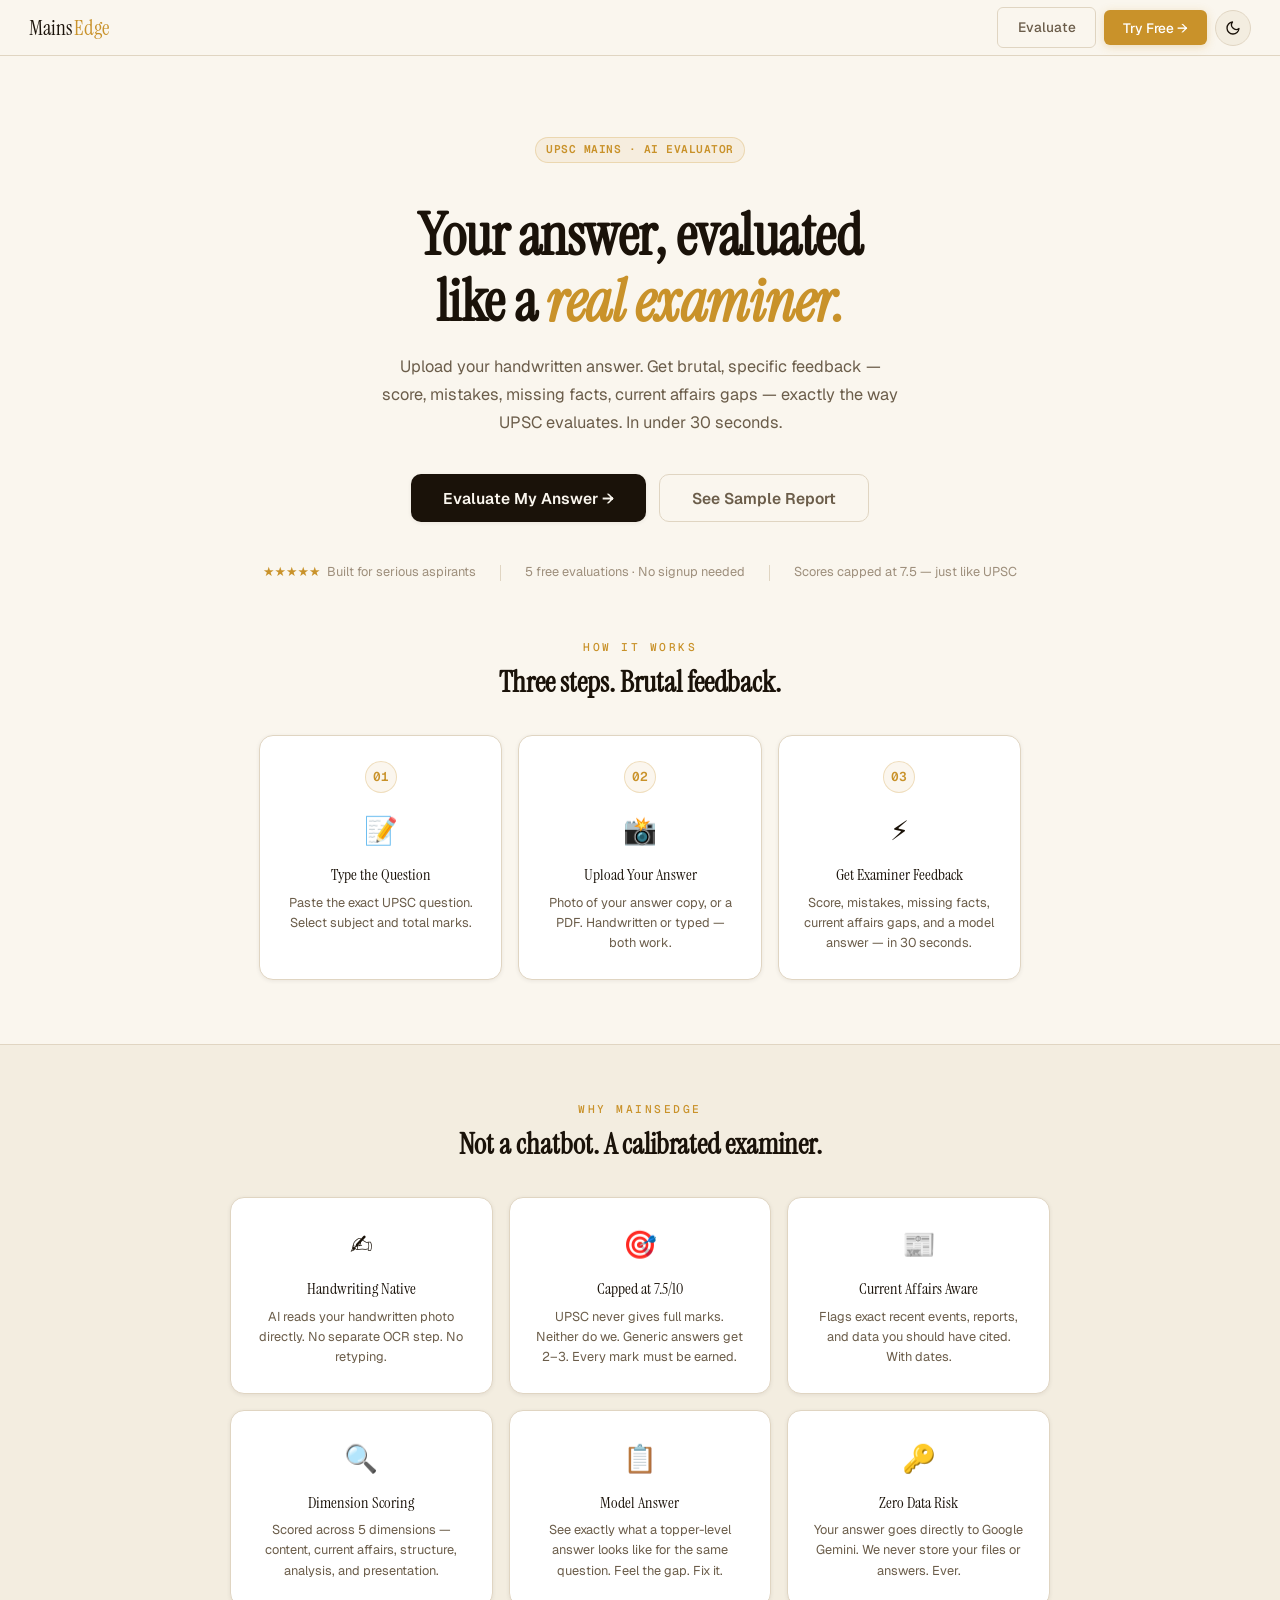
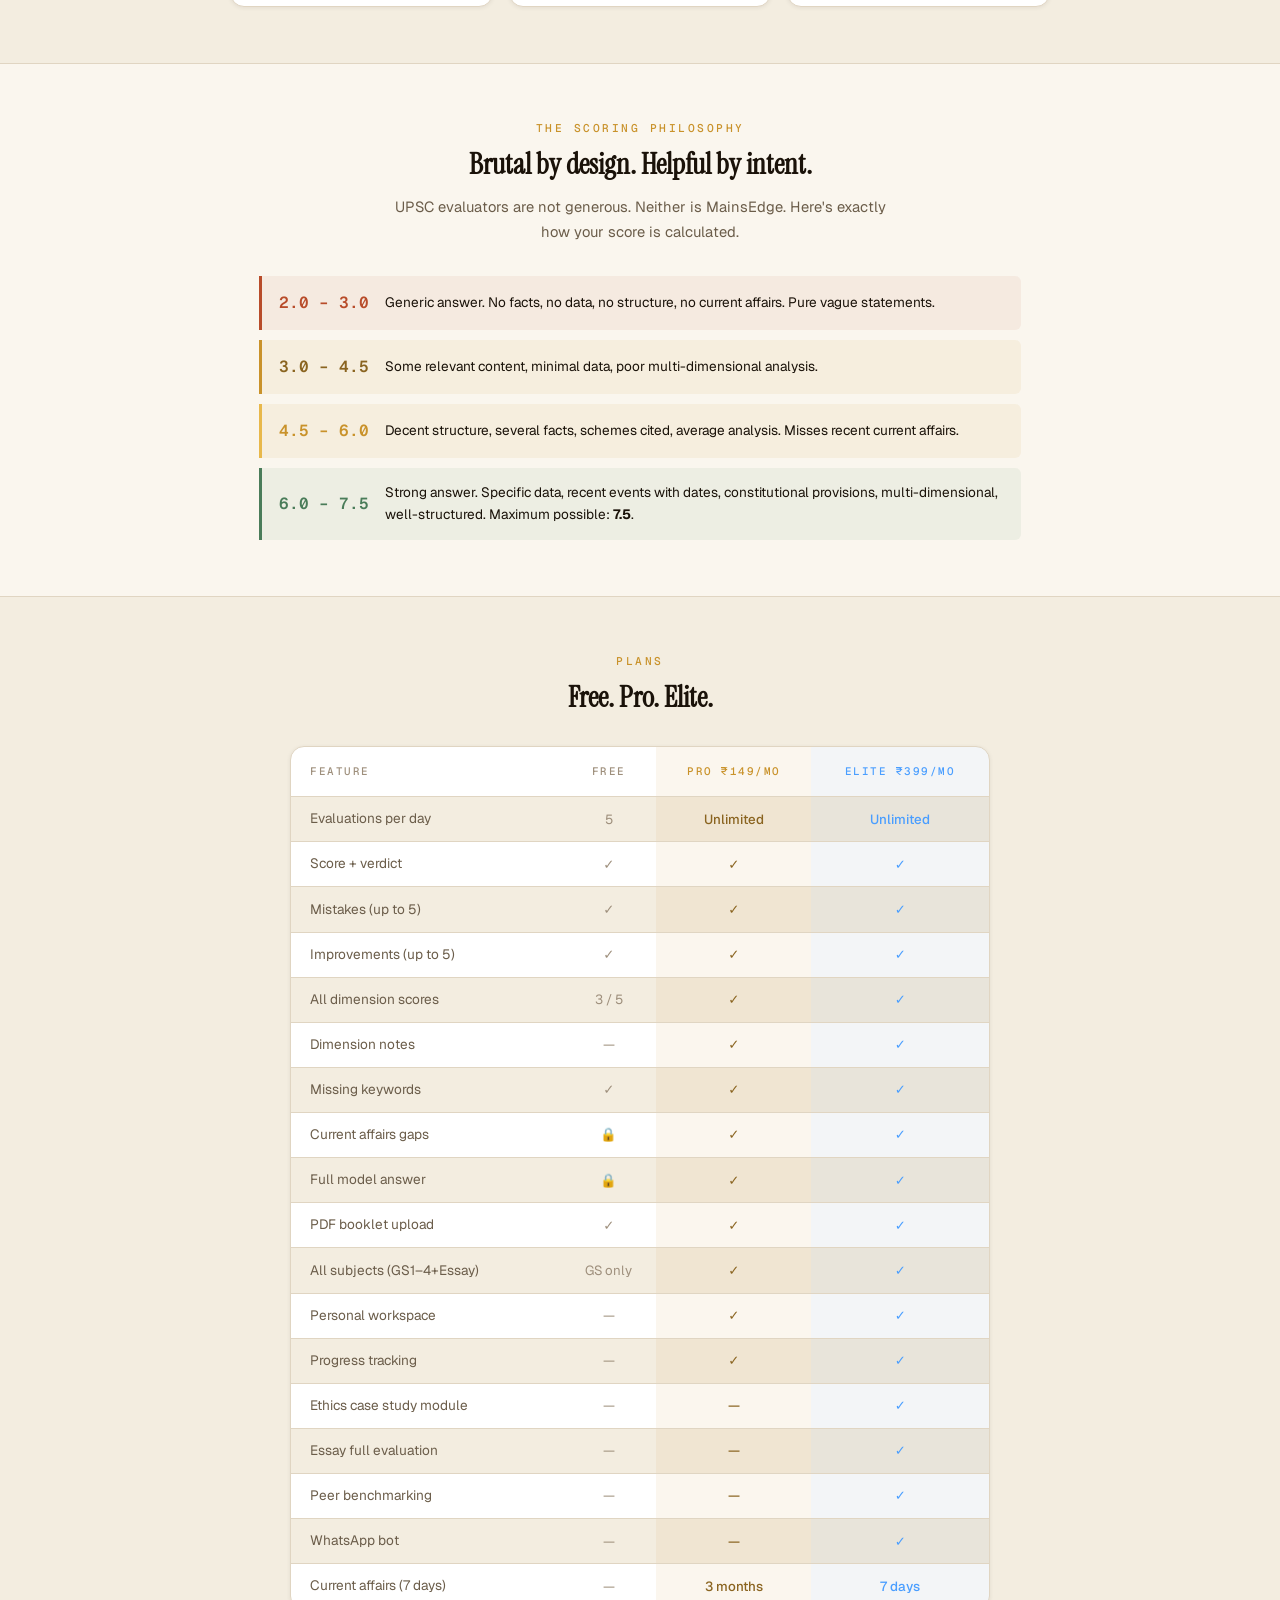
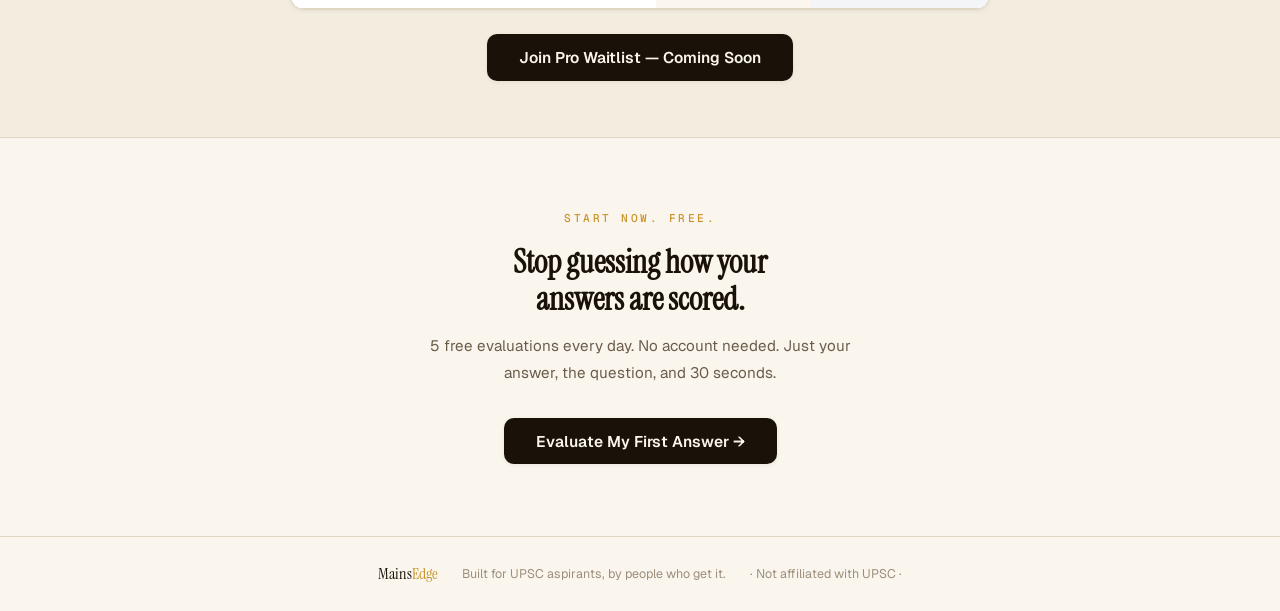
<file: index.html>
<!DOCTYPE html>
<html lang="en" data-theme="light">
<head>
  <meta charset="UTF-8" />
  <meta name="viewport" content="width=device-width, initial-scale=1.0"/>
  <title>MainsEdge — AI Answer Evaluator for UPSC Mains</title>
  <meta name="description" content="Upload your handwritten UPSC Mains answer and get brutal, examiner-calibrated feedback in seconds. Score, mistakes, current affairs gaps, model answers." />
  <link rel="stylesheet" href="css/style.css" />
</head>
<body>

  <!-- NAV -->
  <nav class="nav">
    <a href="index.html" class="nav-logo">Mains<span>Edge</span></a>
    <div class="nav-right">
      <a href="evaluate.html" class="btn btn-ghost" style="font-size:0.85rem;">Evaluate</a>
      <button class="btn btn-gold" onclick="window.location.href='evaluate.html'"
        style="font-size:0.85rem;">
        Try Free →
      </button>
      <button class="theme-toggle" title="Toggle theme" aria-label="Toggle theme"></button>
    </div>
  </nav>

  <!-- ── HERO ── -->
  <section class="hero">
    <div class="badge badge-gold" style="margin-bottom:1.3rem;">
      UPSC Mains · AI Evaluator
    </div>

    <h1 class="font-serif">
      Your answer, evaluated<br />
      like a <em>real examiner.</em>
    </h1>

    <p class="hero-sub">
      Upload your handwritten answer. Get brutal, specific feedback —
      score, mistakes, missing facts, current affairs gaps —
      exactly the way UPSC evaluates. In under 30 seconds.
    </p>

    <div class="hero-actions">
      <button class="btn btn-primary btn-lg"
        onclick="window.location.href='evaluate.html'">
        Evaluate My Answer →
      </button>
      <button class="btn btn-ghost btn-lg" id="see-sample-btn">
        See Sample Report
      </button>
    </div>

    <!-- Social proof strip -->
    <div style="margin-top:2.5rem; display:flex; align-items:center;
      justify-content:center; gap:1.5rem; flex-wrap:wrap;">
      <div style="display:flex; align-items:center; gap:0.4rem;
        font-size:0.8rem; color:var(--ink-muted);">
        <span style="color:var(--gold);">★★★★★</span>
        Built for serious aspirants
      </div>
      <div style="width:1px; height:16px; background:var(--border);"></div>
      <div style="font-size:0.8rem; color:var(--ink-muted);">
        5 free evaluations · No signup needed
      </div>
      <div style="width:1px; height:16px; background:var(--border);"></div>
      <div style="font-size:0.8rem; color:var(--ink-muted);">
        Scores capped at 7.5 — just like UPSC
      </div>
    </div>
  </section>

  <!-- ── HOW IT WORKS ── -->
  <section style="max-width:820px; margin:0 auto; padding:0 1.8rem 4rem;">
    <div style="text-align:center; margin-bottom:2.2rem;">
      <div class="eyebrow" style="margin-bottom:0.6rem;">How it works</div>
      <h2 class="font-serif" style="font-size:1.8rem;">Three steps. Brutal feedback.</h2>
    </div>

    <div style="display:grid; grid-template-columns:repeat(auto-fit,minmax(200px,1fr));
      gap:1rem;">
      <div class="card" style="text-align:center; position:relative;">
        <div style="width:32px; height:32px; border-radius:50%;
          background:var(--gold-bg); border:1px solid rgba(201,146,42,0.25);
          display:flex; align-items:center; justify-content:center;
          font-family:'Geist Mono',monospace; font-size:0.8rem;
          font-weight:600; color:var(--gold); margin:0 auto 1rem;">
          01
        </div>
        <div class="feature-icon">📝</div>
        <div class="feature-title">Type the Question</div>
        <p class="feature-desc" style="margin-top:0.3rem;">
          Paste the exact UPSC question. Select subject and total marks.
        </p>
      </div>

      <div class="card" style="text-align:center;">
        <div style="width:32px; height:32px; border-radius:50%;
          background:var(--gold-bg); border:1px solid rgba(201,146,42,0.25);
          display:flex; align-items:center; justify-content:center;
          font-family:'Geist Mono',monospace; font-size:0.8rem;
          font-weight:600; color:var(--gold); margin:0 auto 1rem;">
          02
        </div>
        <div class="feature-icon">📸</div>
        <div class="feature-title">Upload Your Answer</div>
        <p class="feature-desc" style="margin-top:0.3rem;">
          Photo of your answer copy, or a PDF. Handwritten or typed — both work.
        </p>
      </div>

      <div class="card" style="text-align:center;">
        <div style="width:32px; height:32px; border-radius:50%;
          background:var(--gold-bg); border:1px solid rgba(201,146,42,0.25);
          display:flex; align-items:center; justify-content:center;
          font-family:'Geist Mono',monospace; font-size:0.8rem;
          font-weight:600; color:var(--gold); margin:0 auto 1rem;">
          03
        </div>
        <div class="feature-icon">⚡</div>
        <div class="feature-title">Get Examiner Feedback</div>
        <p class="feature-desc" style="margin-top:0.3rem;">
          Score, mistakes, missing facts, current affairs gaps,
          and a model answer — in 30 seconds.
        </p>
      </div>
    </div>
  </section>

  <!-- ── FEATURES ── -->
  <section style="background:var(--bg-subtle); border-top:1px solid var(--border);
    border-bottom:1px solid var(--border); padding:3.5rem 1.8rem;">
    <div style="max-width:820px; margin:0 auto;">
      <div style="text-align:center; margin-bottom:2.2rem;">
        <div class="eyebrow" style="margin-bottom:0.6rem;">Why MainsEdge</div>
        <h2 class="font-serif" style="font-size:1.8rem;">
          Not a chatbot. A calibrated examiner.
        </h2>
      </div>

      <div class="features-grid" style="padding:0; max-width:100%;">
        <div class="card feature-card">
          <div class="feature-icon">✍️</div>
          <div class="feature-title">Handwriting Native</div>
          <p class="feature-desc">
            AI reads your handwritten photo directly.
            No separate OCR step. No retyping.
          </p>
        </div>
        <div class="card feature-card">
          <div class="feature-icon">🎯</div>
          <div class="feature-title">Capped at 7.5/10</div>
          <p class="feature-desc">
            UPSC never gives full marks. Neither do we.
            Generic answers get 2–3. Every mark must be earned.
          </p>
        </div>
        <div class="card feature-card">
          <div class="feature-icon">📰</div>
          <div class="feature-title">Current Affairs Aware</div>
          <p class="feature-desc">
            Flags exact recent events, reports, and data
            you should have cited. With dates.
          </p>
        </div>
        <div class="card feature-card">
          <div class="feature-icon">🔍</div>
          <div class="feature-title">Dimension Scoring</div>
          <p class="feature-desc">
            Scored across 5 dimensions — content, current affairs,
            structure, analysis, and presentation.
          </p>
        </div>
        <div class="card feature-card">
          <div class="feature-icon">📋</div>
          <div class="feature-title">Model Answer</div>
          <p class="feature-desc">
            See exactly what a topper-level answer looks like
            for the same question. Feel the gap. Fix it.
          </p>
        </div>
        <div class="card feature-card">
          <div class="feature-icon">🔑</div>
          <div class="feature-title">Zero Data Risk</div>
          <p class="feature-desc">
            Your answer goes directly to Google Gemini.
            We never store your files or answers. Ever.
          </p>
        </div>
      </div>
    </div>
  </section>

  <!-- ── SCORING EXPLAINER ── -->
  <section style="max-width:820px; margin:0 auto; padding:3.5rem 1.8rem;">
    <div style="text-align:center; margin-bottom:2rem;">
      <div class="eyebrow" style="margin-bottom:0.6rem;">The Scoring Philosophy</div>
      <h2 class="font-serif" style="font-size:1.8rem;">
        Brutal by design. Helpful by intent.
      </h2>
      <p style="color:var(--ink-dim); font-size:0.92rem; margin-top:0.8rem;
        max-width:520px; margin-left:auto; margin-right:auto; line-height:1.7;">
        UPSC evaluators are not generous. Neither is MainsEdge.
        Here's exactly how your score is calculated.
      </p>
    </div>

    <div style="display:flex; flex-direction:column; gap:0.6rem;">
      <!-- Score rows -->
      <div style="display:grid; grid-template-columns:90px 1fr;
        gap:1rem; align-items:center; padding:0.9rem 1.1rem;
        background:var(--rust-bg); border-left:3px solid var(--rust);
        border-radius:0 var(--radius-sm) var(--radius-sm) 0;">
        <div style="font-family:'Geist Mono',monospace; font-size:1rem;
          font-weight:600; color:var(--rust);">2.0 – 3.0</div>
        <div style="font-size:0.85rem; color:var(--ink);">
          Generic answer. No facts, no data, no structure, no current affairs.
          Pure vague statements.
        </div>
      </div>
      <div style="display:grid; grid-template-columns:90px 1fr;
        gap:1rem; align-items:center; padding:0.9rem 1.1rem;
        background:var(--gold-bg); border-left:3px solid var(--gold);
        border-radius:0 var(--radius-sm) var(--radius-sm) 0;">
        <div style="font-family:'Geist Mono',monospace; font-size:1rem;
          font-weight:600; color:var(--gold-dim);">3.0 – 4.5</div>
        <div style="font-size:0.85rem; color:var(--ink);">
          Some relevant content, minimal data, poor multi-dimensional analysis.
        </div>
      </div>
      <div style="display:grid; grid-template-columns:90px 1fr;
        gap:1rem; align-items:center; padding:0.9rem 1.1rem;
        background:var(--gold-bg); border-left:3px solid var(--gold-light);
        border-radius:0 var(--radius-sm) var(--radius-sm) 0;">
        <div style="font-family:'Geist Mono',monospace; font-size:1rem;
          font-weight:600; color:var(--gold);">4.5 – 6.0</div>
        <div style="font-size:0.85rem; color:var(--ink);">
          Decent structure, several facts, schemes cited, average analysis.
          Misses recent current affairs.
        </div>
      </div>
      <div style="display:grid; grid-template-columns:90px 1fr;
        gap:1rem; align-items:center; padding:0.9rem 1.1rem;
        background:var(--sage-bg); border-left:3px solid var(--sage);
        border-radius:0 var(--radius-sm) var(--radius-sm) 0;">
        <div style="font-family:'Geist Mono',monospace; font-size:1rem;
          font-weight:600; color:var(--sage);">6.0 – 7.5</div>
        <div style="font-size:0.85rem; color:var(--ink);">
          Strong answer. Specific data, recent events with dates,
          constitutional provisions, multi-dimensional, well-structured.
          Maximum possible: <strong>7.5</strong>.
        </div>
      </div>
    </div>
  </section>

  <!-- ── TIER COMPARISON ── -->
  <section style="background:var(--bg-subtle); border-top:1px solid var(--border);
    border-bottom:1px solid var(--border); padding:3.5rem 1.8rem;">
    <div style="max-width:700px; margin:0 auto;">
      <div style="text-align:center; margin-bottom:2rem;">
        <div class="eyebrow" style="margin-bottom:0.6rem;">Plans</div>
        <h2 class="font-serif" style="font-size:1.8rem;">Free. Pro. Elite.</h2>
      </div>

      <!-- Comparison table -->
      <div class="card" style="overflow-x:auto; padding:0;">
        <table style="width:100%; border-collapse:collapse; font-size:0.85rem;">
          <thead>
            <tr style="border-bottom:1px solid var(--border);">
              <th style="text-align:left; padding:1rem 1.2rem;
                font-family:'Geist Mono',monospace; font-size:0.68rem;
                letter-spacing:1.5px; text-transform:uppercase;
                color:var(--ink-muted); font-weight:500;">
                Feature
              </th>
              <th style="padding:1rem 0.8rem; text-align:center;
                font-family:'Geist Mono',monospace; font-size:0.68rem;
                letter-spacing:1.5px; text-transform:uppercase;
                color:var(--ink-muted); font-weight:500;">
                Free
              </th>
              <th style="padding:1rem 0.8rem; text-align:center;
                font-family:'Geist Mono',monospace; font-size:0.68rem;
                letter-spacing:1.5px; text-transform:uppercase;
                color:var(--gold); font-weight:500;
                background:var(--gold-bg);">
                Pro ₹149/mo
              </th>
              <th style="padding:1rem 0.8rem; text-align:center;
                font-family:'Geist Mono',monospace; font-size:0.68rem;
                letter-spacing:1.5px; text-transform:uppercase;
                color:var(--pro-accent); font-weight:500;
                background:var(--pro-bg);">
                Elite ₹399/mo
              </th>
            </tr>
          </thead>
          <tbody id="tier-table-body"></tbody>
        </table>
      </div>

      <div style="text-align:center; margin-top:1.5rem;">
        <button class="btn btn-primary btn-lg" id="cta-pro-btn">
          Join Pro Waitlist — Coming Soon
        </button>
      </div>
    </div>
  </section>

  <!-- ── FINAL CTA ── -->
  <section style="max-width:600px; margin:0 auto;
    padding:4.5rem 1.8rem; text-align:center;">
    <div class="eyebrow" style="margin-bottom:1rem;">Start now. Free.</div>
    <h2 class="font-serif" style="font-size:2rem; margin-bottom:1rem;">
      Stop guessing how your<br />answers are scored.
    </h2>
    <p style="color:var(--ink-dim); font-size:0.95rem; margin-bottom:2rem;
      line-height:1.72; max-width:440px; margin-left:auto; margin-right:auto;">
      5 free evaluations every day. No account needed.
      Just your answer, the question, and 30 seconds.
    </p>
    <button class="btn btn-primary btn-lg"
      onclick="window.location.href='evaluate.html'">
      Evaluate My First Answer →
    </button>
  </section>

  <!-- ── FOOTER ── -->
  <footer style="border-top:1px solid var(--border);
    padding:1.5rem 1.8rem; text-align:center;">
    <div style="display:flex; align-items:center; justify-content:center;
      gap:1.5rem; flex-wrap:wrap;">
      <span style="font-family:'Instrument Serif',serif; font-size:1rem;
        color:var(--ink);">
        Mains<span style="color:var(--gold);">Edge</span>
      </span>
      <span style="font-size:0.78rem; color:var(--ink-muted);">
        Built for UPSC aspirants, by people who get it.
      </span>
      <span style="font-size:0.78rem; color:var(--ink-muted);">
        · Not affiliated with UPSC ·
      </span>
    </div>
  </footer>

  <!-- ── UPGRADE MODAL ── -->
  <div class="modal-overlay" id="upgrade-modal" style="display:none;">
    <div class="modal-box">
      <div class="modal-icon">⚡</div>
      <div class="modal-title font-serif">MainsEdge Pro — Coming Soon</div>
      <div class="modal-body">
        Pro tier is under development. Join the waitlist and get
        <strong>3 months free</strong> when we launch.
        You'll be the first to know.
      </div>
      <div class="modal-actions">
        <button class="btn btn-gold" id="modal-waitlist-btn">Join Waitlist</button>
        <button class="btn btn-ghost" id="modal-close-btn">Close</button>
      </div>
    </div>
  </div>

  <!-- SCRIPTS -->
  <script src="js/theme.js"></script>
  <script>

    // ── TIER TABLE DATA ──
    const TIER_ROWS = [
      { feature: 'Evaluations per day',      free: '5',    pro: 'Unlimited', elite: 'Unlimited' },
      { feature: 'Score + verdict',           free: '✓',    pro: '✓',         elite: '✓' },
      { feature: 'Mistakes (up to 5)',        free: '✓',    pro: '✓',         elite: '✓' },
      { feature: 'Improvements (up to 5)',    free: '✓',    pro: '✓',         elite: '✓' },
      { feature: 'All dimension scores',      free: '3 / 5', pro: '✓',        elite: '✓' },
      { feature: 'Dimension notes',           free: '—',    pro: '✓',         elite: '✓' },
      { feature: 'Missing keywords',          free: '✓',    pro: '✓',         elite: '✓' },
      { feature: 'Current affairs gaps',      free: '🔒',   pro: '✓',         elite: '✓' },
      { feature: 'Full model answer',         free: '🔒',   pro: '✓',         elite: '✓' },
      { feature: 'PDF booklet upload',        free: '✓',    pro: '✓',         elite: '✓' },
      { feature: 'All subjects (GS1–4+Essay)',free: 'GS only', pro: '✓',      elite: '✓' },
      { feature: 'Personal workspace',        free: '—',    pro: '✓',         elite: '✓' },
      { feature: 'Progress tracking',         free: '—',    pro: '✓',         elite: '✓' },
      { feature: 'Ethics case study module',  free: '—',    pro: '—',         elite: '✓' },
      { feature: 'Essay full evaluation',     free: '—',    pro: '—',         elite: '✓' },
      { feature: 'Peer benchmarking',         free: '—',    pro: '—',         elite: '✓' },
      { feature: 'WhatsApp bot',              free: '—',    pro: '—',         elite: '✓' },
      { feature: 'Current affairs (7 days)',  free: '—',    pro: '3 months',  elite: '7 days' },
    ];

    const tbody = document.getElementById('tier-table-body');
    if (tbody) {
      TIER_ROWS.forEach((row, i) => {
        const tr = document.createElement('tr');
        tr.style.borderBottom = '1px solid var(--border)';
        if (i % 2 === 0) tr.style.background = 'var(--bg-subtle)';
        tr.innerHTML = `
          <td style="padding:0.7rem 1.2rem; color:var(--ink-dim);">${row.feature}</td>
          <td style="padding:0.7rem 0.8rem; text-align:center;
            color:var(--ink-muted); font-size:0.83rem;">${row.free}</td>
          <td style="padding:0.7rem 0.8rem; text-align:center;
            font-size:0.83rem; color:var(--gold-dim);
            background:var(--gold-bg); font-weight:500;">${row.pro}</td>
          <td style="padding:0.7rem 0.8rem; text-align:center;
            font-size:0.83rem; color:var(--pro-accent);
            background:var(--pro-bg); font-weight:500;">${row.elite}</td>
        `;
        tbody.appendChild(tr);
      });
    }

    // ── UPGRADE MODAL ──
    function showUpgradeModal() { document.getElementById('upgrade-modal').style.display = 'flex'; }
    function hideUpgradeModal() { document.getElementById('upgrade-modal').style.display = 'none'; }

    document.getElementById('see-sample-btn')?.addEventListener('click', () => {
      window.location.href = 'evaluate.html';
    });
    document.getElementById('cta-pro-btn')?.addEventListener('click', showUpgradeModal);
    document.getElementById('modal-close-btn')?.addEventListener('click', hideUpgradeModal);
    document.getElementById('modal-waitlist-btn')?.addEventListener('click', hideUpgradeModal);
    document.getElementById('upgrade-modal')?.addEventListener('click', function(e) {
      if (e.target === this) hideUpgradeModal();
    });

  </script>
</body>
</html>
</file>
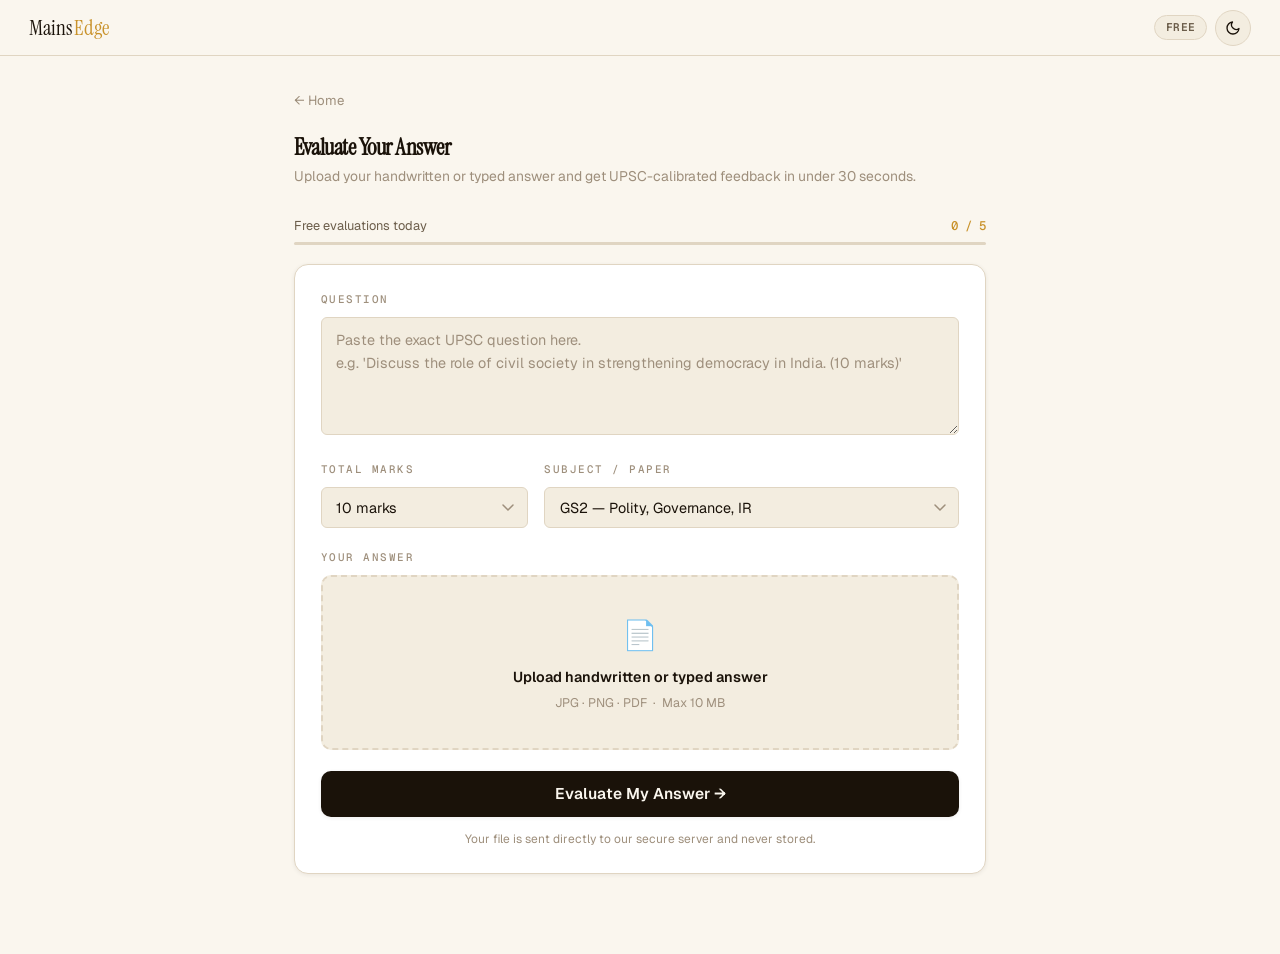
<file: evaluate.html>
<!DOCTYPE html>
<html lang="en" data-theme="light">
<head>
  <meta charset="UTF-8" />
  <meta name="viewport" content="width=device-width, initial-scale=1.0"/>
  <title>Evaluate Answer — MainsEdge</title>
  <link rel="stylesheet" href="css/style.css" />
</head>
<body>

  <!-- NAV -->
  <nav class="nav">
    <a href="index.html" class="nav-logo">Mains<span>Edge</span></a>
    <div class="nav-right">
      <span class="badge badge-free" id="tier-badge">FREE</span>
      <button class="theme-toggle" title="Toggle theme" aria-label="Toggle theme"></button>
    </div>
  </nav>

  <!-- PAGE -->
  <div class="page">
    <a href="index.html" class="back-link">← Home</a>
    <h1 class="page-title font-serif">Evaluate Your Answer</h1>
    <p class="page-sub">
      Upload your handwritten or typed answer and get UPSC-calibrated
      feedback in under 30 seconds.
    </p>

    <!-- USAGE BAR -->
    <div id="usage-bar-wrap"></div>

    <!-- ── FORM CARD ── -->
    <div class="card" id="form-card">

      <!-- Question -->
      <div style="margin-bottom:1.2rem;">
        <label class="label" for="question-input">Question</label>
        <textarea
          class="textarea"
          id="question-input"
          placeholder="Paste the exact UPSC question here.&#10;e.g. 'Discuss the role of civil society in strengthening democracy in India. (10 marks)'"
          rows="4"
        ></textarea>
      </div>

      <!-- Marks + Subject Row -->
      <div style="display:flex; gap:1rem; flex-wrap:wrap; margin-bottom:1.3rem;">
        <div style="flex:1; min-width:130px;">
          <label class="label" for="marks-select">Total Marks</label>
          <select class="select" id="marks-select">
            <option value="5">5 marks</option>
            <option value="10" selected>10 marks</option>
            <option value="12.5">12.5 marks</option>
            <option value="15">15 marks</option>
            <option value="20">20 marks</option>
            <option value="25">25 marks</option>
          </select>
        </div>
        <div style="flex:2; min-width:160px;">
          <label class="label" for="subject-select">Subject / Paper</label>
          <select class="select" id="subject-select">
            <option value="GS1">GS1 — History, Geography, Society</option>
            <option value="GS2" selected>GS2 — Polity, Governance, IR</option>
            <option value="GS3">GS3 — Economy, Environment, Tech</option>
            <option value="GS4">GS4 — Ethics, Integrity, Aptitude</option>
            <option value="Essay">Essay</option>
          </select>
        </div>
      </div>

      <!-- Upload -->
      <div style="margin-bottom:1.3rem;">
        <label class="label">Your Answer</label>

        <!-- Drop zone -->
        <div class="upload-zone" id="upload-zone">
          <input
            type="file"
            id="file-input"
            accept="image/*,.pdf"
            aria-label="Upload your answer"
          />
          <div class="upload-icon">📄</div>
          <div class="upload-title">Upload handwritten or typed answer</div>
          <div class="upload-sub">JPG · PNG · PDF &nbsp;·&nbsp; Max 10 MB</div>
        </div>

        <!-- Preview -->
        <div class="upload-preview" id="upload-preview" style="display:none;">
          <span id="preview-icon" style="font-size:1.5rem;">🖼️</span>
          <div class="upload-preview-info">
            <div class="upload-preview-name" id="preview-name"></div>
            <div class="upload-preview-size" id="preview-size"></div>
          </div>
          <button class="remove-btn" id="remove-file-btn" aria-label="Remove file">✕</button>
        </div>
      </div>

      <!-- Error -->
      <div class="error-box" id="error-box" style="display:none;"></div>

      <!-- Submit -->
      <button class="btn btn-primary btn-full btn-lg" id="submit-btn">
        Evaluate My Answer →
      </button>

      <p style="font-size:0.75rem; color:var(--ink-muted);
        text-align:center; margin-top:0.8rem; line-height:1.5;">
        Your file is sent directly to our secure server and never stored.
      </p>
    </div>

    <!-- ── LOADING CARD ── -->
    <div class="card loading-card" id="loading-card" style="display:none;">
      <div class="spinner"></div>
      <div class="loading-title">Evaluating your answer…</div>
      <div id="loading-steps"></div>
    </div>

  </div>

  <!-- ── DAILY LIMIT MODAL ── -->
  <div class="modal-overlay" id="limit-modal" style="display:none;">
    <div class="modal-box">
      <div class="modal-icon">⏱️</div>
      <div class="modal-title font-serif">Daily Limit Reached</div>
      <div class="modal-body">
        You've used all <strong>5 free evaluations</strong> for today.
        Upgrade to Pro for unlimited evaluations, full model answers,
        and current affairs analysis.
      </div>
      <div class="modal-actions">
        <button class="btn btn-gold" id="limit-upgrade-btn">Upgrade to Pro</button>
        <button class="btn btn-ghost" id="limit-close-btn">Come back tomorrow</button>
      </div>
    </div>
  </div>

  <!-- ── UPGRADE MODAL ── -->
  <div class="modal-overlay" id="upgrade-modal" style="display:none;">
    <div class="modal-box">
      <div class="modal-icon">⚡</div>
      <div class="modal-title font-serif">MainsEdge Pro — Coming Soon</div>
      <div class="modal-body">
        Pro tier is under development. Join the waitlist and get
        <strong>3 months free</strong> when we launch.
      </div>
      <div class="modal-actions">
        <button class="btn btn-gold" id="upgrade-waitlist-btn">Join Waitlist</button>
        <button class="btn btn-ghost" id="upgrade-close-btn">Close</button>
      </div>
    </div>
  </div>

  <!-- SCRIPTS -->
  <script src="js/theme.js"></script>
  <script src="js/tier.js"></script>
  <script src="js/evaluator.js"></script>
  <script>

    // ── CONSTANTS ──
    const RESULT_KEY      = 'mainsedge_last_result';
    const RESULT_META_KEY = 'mainsedge_last_meta';

    // ── STATE ──
    let selectedFile = null;

    // ── INIT UI ──
    Tier.renderUsageBar();
    Tier.updateSubmitBtn();

    // ── HELPERS ──
    function el(id)         { return document.getElementById(id); }
    function show(id)       { const e = el(id); if (e) e.style.display = ''; }
    function hide(id)       { const e = el(id); if (e) e.style.display = 'none'; }
    function showError(msg) { const e = el('error-box'); if (e) { e.textContent = msg; e.style.display = ''; } }
    function hideError()    { hide('error-box'); }

    function showUpgradeModal() { el('upgrade-modal').style.display = 'flex'; }
    function hideUpgradeModal() { el('upgrade-modal').style.display = 'none'; }
    function showLimitModal()   { el('limit-modal').style.display   = 'flex'; }
    function hideLimitModal()   { el('limit-modal').style.display   = 'none'; }

    // ── FILE HANDLING ──
    function setFile(file) {
      if (!file) return;
      selectedFile = file;
      hide('upload-zone');
      show('upload-preview');
      el('preview-icon').textContent = file.type.includes('pdf') ? '📑' : '🖼️';
      el('preview-name').textContent = file.name;
      el('preview-size').textContent = (file.size / 1024).toFixed(0) + ' KB';
      hideError();
    }

    function clearFile() {
      selectedFile = null;
      show('upload-zone');
      hide('upload-preview');
      el('file-input').value = '';
    }

    el('file-input')?.addEventListener('change', e => {
      if (e.target.files?.[0]) setFile(e.target.files[0]);
    });

    el('remove-file-btn')?.addEventListener('click', clearFile);

    // Drag and drop
    const zone = el('upload-zone');
    zone?.addEventListener('dragover',  e => { e.preventDefault(); zone.classList.add('dragover'); });
    zone?.addEventListener('dragleave', () => zone.classList.remove('dragover'));
    zone?.addEventListener('drop', e => {
      e.preventDefault();
      zone.classList.remove('dragover');
      const f = e.dataTransfer.files?.[0];
      if (f) setFile(f);
    });

    // ── LOADING STEPS ──
    let stepInterval = null;
    const STEPS = [
      'Reading document…',
      'Extracting handwritten content…',
      'Cross-referencing UPSC rubric…',
      'Checking current affairs relevance…',
      'Computing dimension scores…',
      'Generating detailed feedback…'
    ];

    function showLoading() {
      hide('form-card');
      show('loading-card');
      const container = el('loading-steps');
      if (!container) return;
      container.innerHTML = '';
      let current = 0;

      // Show first step immediately
      function addStep(i) {
        const div = document.createElement('div');
        div.className = 'loading-step' + (i === current ? ' active' : '');
        div.textContent = STEPS[i];
        container.appendChild(div);
      }

      addStep(0);

      stepInterval = setInterval(() => {
        current = Math.min(current + 1, STEPS.length - 1);
        // Mark all previous as inactive
        container.querySelectorAll('.loading-step')
          .forEach(s => s.classList.remove('active'));
        // Add new step
        if (current < STEPS.length) {
          addStep(current);
          // Mark last one active
          const all = container.querySelectorAll('.loading-step');
          all[all.length - 1].classList.add('active');
        }
      }, 900);
    }

    function hideLoading() {
      clearInterval(stepInterval);
      hide('loading-card');
      show('form-card');
    }

    // ── SUBMIT ──
    el('submit-btn')?.addEventListener('click', async () => {
      hideError();

      // Check daily limit first
      if (!Tier.canEvaluate()) {
        showLimitModal();
        return;
      }

      const question = el('question-input')?.value?.trim();
      const marks    = parseFloat(el('marks-select')?.value  || '10');
      const subject  = el('subject-select')?.value           || 'GS2';

      // Basic client-side validation
      if (!question) {
        showError('Please enter the question before evaluating.');
        return;
      }
      if (!selectedFile) {
        showError('Please upload your answer (image or PDF).');
        return;
      }

      showLoading();

      try {
        const result = await Evaluator.evaluate({
          question,
          totalMarks: marks,
          subject,
          file:       selectedFile,
          onStep:     (i, msg) => {}
        });

        // Save to sessionStorage → results.html reads from here
        sessionStorage.setItem(RESULT_KEY,      JSON.stringify(result));
        sessionStorage.setItem(RESULT_META_KEY, JSON.stringify({
          question,
          marks,
          subject,
          date: new Date().toISOString()
        }));

        // Increment usage count
        Tier.incrementUsage();

        // Go to results page
        window.location.href = 'results.html';

      } catch (err) {
        hideLoading();
        showError(err.message || 'Something went wrong. Please try again.');
      }
    });

    // ── MODAL EVENTS ──
    el('limit-upgrade-btn')?.addEventListener('click', () => {
      hideLimitModal();
      showUpgradeModal();
    });
    el('limit-close-btn')?.addEventListener('click',    hideLimitModal);
    el('upgrade-waitlist-btn')?.addEventListener('click', hideUpgradeModal);
    el('upgrade-close-btn')?.addEventListener('click',    hideUpgradeModal);

    el('limit-modal')?.addEventListener('click', function(e) {
      if (e.target === this) hideLimitModal();
    });
    el('upgrade-modal')?.addEventListener('click', function(e) {
      if (e.target === this) hideUpgradeModal();
    });

  </script>
</body>
</html>
</file>
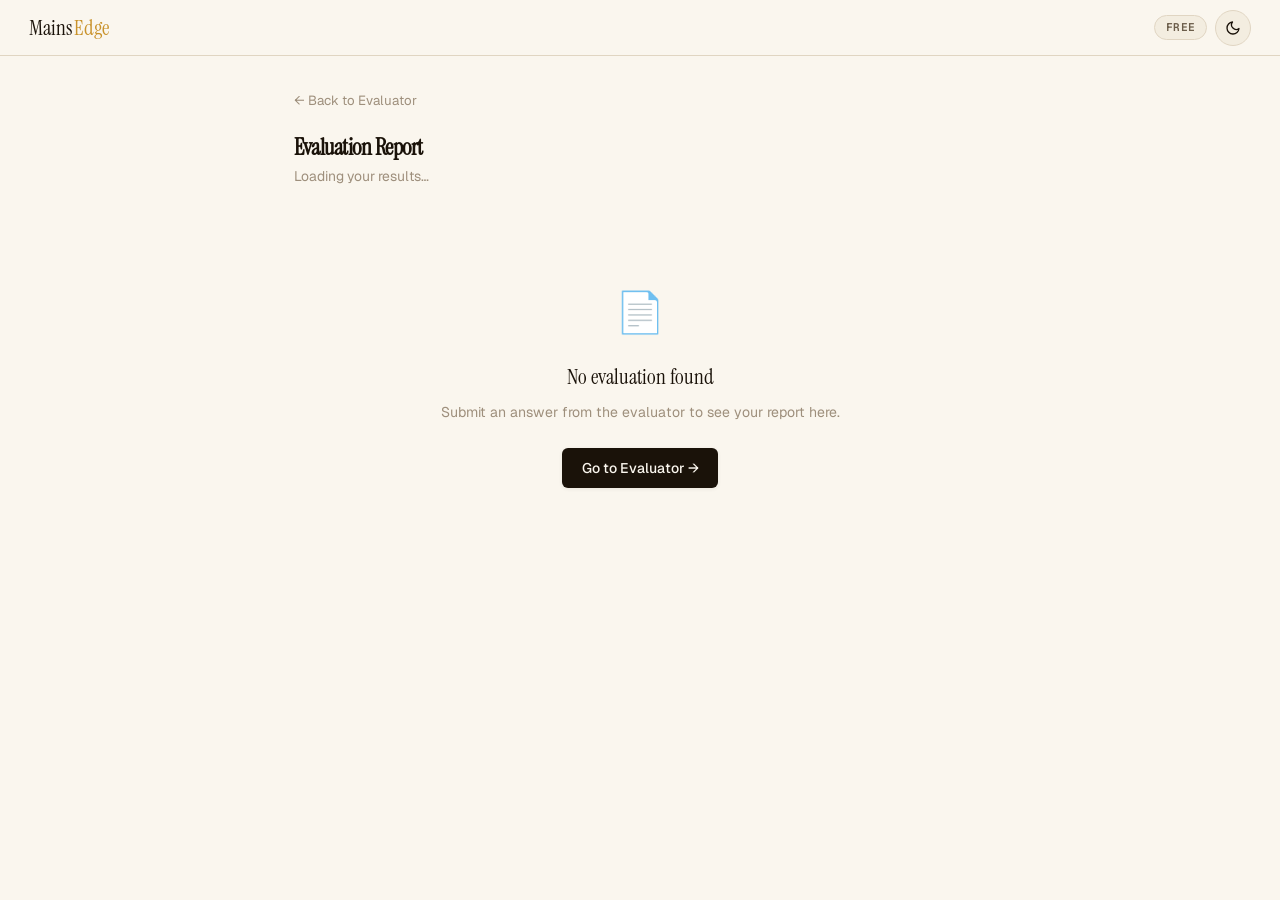
<file: results.html>
<!DOCTYPE html>
<html lang="en" data-theme="light">
<head>
  <meta charset="UTF-8" />
  <meta name="viewport" content="width=device-width, initial-scale=1.0"/>
  <title>Evaluation Report — MainsEdge</title>
  <link rel="stylesheet" href="css/style.css" />
</head>
<body>

  <!-- NAV -->
  <nav class="nav">
    <a href="index.html" class="nav-logo">Mains<span>Edge</span></a>
    <div class="nav-right">
      <span class="badge badge-free" id="tier-badge">FREE</span>
      <button class="theme-toggle" title="Toggle theme" aria-label="Toggle theme"></button>
    </div>
  </nav>

  <!-- PAGE -->
  <div class="page">
    <a href="evaluate.html" class="back-link">← Back to Evaluator</a>
    <h1 class="page-title font-serif">Evaluation Report</h1>
    <p class="page-sub" id="report-meta">Loading your results…</p>

    <!-- ── SCORE CARD ── -->
    <div class="card" id="score-card" style="margin-bottom:1rem; display:none;">

      <div class="score-hero">
        <div>
          <div class="label">Score</div>
          <div style="display:flex; align-items:baseline; gap:0.25rem;">
            <span class="score-number font-serif" id="score-big">—</span>
            <span class="score-denom">/10</span>
          </div>
          <div class="score-scaled" id="score-scaled"></div>
          <span class="verdict-chip" id="verdict-chip"></span>
        </div>
        <div class="score-bar-wrap">
          <div class="score-bar-label">Score range (UPSC max: 7.5)</div>
          <div class="score-bar-track">
            <div class="score-bar-fill" id="score-bar-fill" style="width:0%;"></div>
          </div>
          <div class="score-bar-ticks">
            <span>0</span>
            <span style="color:var(--sage);">7.5 ★</span>
            <span>10</span>
          </div>
        </div>
      </div>

      <!-- Reasoning -->
      <div class="reasoning-box" id="reasoning-box">
        <strong>Why this score</strong>
        <span id="reasoning-text"></span>
      </div>

      <!-- Dimensions -->
      <div class="label" style="margin-bottom:0.6rem;">Dimension Scores</div>
      <div class="dims-grid" id="dims-grid"></div>
      <div class="dims-lock-hint" id="dims-lock-hint" style="display:none;">
        🔒 2 dimension details hidden ·
        <a id="dims-upgrade-link">Upgrade to Pro</a>
      </div>
    </div>

    <!-- ── MISTAKES ── -->
    <div class="card" id="mistakes-card" style="margin-bottom:1rem; display:none;">
      <div class="sec-header">
        <span class="sec-dot" style="background:var(--rust);"></span>
        <span class="sec-title">Mistakes Identified</span>
      </div>
      <div class="point-list" id="mistakes-list"></div>
    </div>

    <!-- ── IMPROVEMENTS ── -->
    <div class="card" id="improvements-card" style="margin-bottom:1rem; display:none;">
      <div class="sec-header">
        <span class="sec-dot" style="background:var(--gold);"></span>
        <span class="sec-title">Suggested Improvements</span>
      </div>
      <div class="point-list" id="improvements-list"></div>
    </div>

    <!-- ── KEYWORDS ── -->
    <div class="card" id="keywords-card" style="margin-bottom:1rem; display:none;">
      <div class="sec-header">
        <span class="sec-dot" style="background:var(--gold);"></span>
        <span class="sec-title">Keywords &amp; Jargon You Missed</span>
      </div>
      <div class="kw-wrap" id="keywords-wrap"></div>
    </div>

    <!-- ── CURRENT AFFAIRS ── -->
    <div class="card" id="ca-card" style="margin-bottom:1rem; display:none;">
      <div class="sec-header">
        <span class="sec-dot" style="background:var(--pro-accent);"></span>
        <span class="sec-title">Current Affairs Gaps</span>
        <span class="sec-lock" id="ca-lock-label"></span>
      </div>
      <div id="ca-section">
        <div id="ca-list"></div>
      </div>
    </div>

    <!-- ── MODEL ANSWER ── -->
    <div class="card" id="model-card" style="margin-bottom:1rem; display:none;">
      <div class="sec-header">
        <span class="sec-dot" style="background:var(--sage);"></span>
        <span class="sec-title">Model Answer Outline</span>
        <span class="sec-lock" id="model-lock-label"></span>
      </div>
      <div id="model-section">
        <div class="model-answer" id="model-answer-text"></div>
      </div>
    </div>

    <!-- ── UPGRADE BANNER (free users) ── -->
    <div class="upgrade-banner" id="upgrade-banner" style="display:none;">
      <h3>Take the Topper's Edge</h3>
      <p>
        You're seeing partial feedback. Pro unlocks the complete picture —
        current affairs gaps, full model answers, unlimited evaluations,
        and your personal progress workspace.
      </p>
      <div class="upgrade-feats">
        <span class="upgrade-feat">✓ Unlimited evaluations</span>
        <span class="upgrade-feat">✓ Full model answers</span>
        <span class="upgrade-feat">✓ Current affairs gaps</span>
        <span class="upgrade-feat">✓ Personal workspace</span>
        <span class="upgrade-feat">✓ All dimension notes</span>
        <span class="upgrade-feat">✓ GS1–GS4 + Essay</span>
        <span class="upgrade-feat">✓ Progress tracking</span>
        <span class="upgrade-feat">✓ PDF booklet upload</span>
      </div>
      <button class="btn btn-gold btn-lg" id="upgrade-btn-banner">
        Upgrade to Pro — ₹149/month
      </button>
    </div>

    <!-- ── NEW EVALUATION BUTTON ── -->
    <button class="btn btn-ghost btn-full" id="new-eval-btn"
      style="margin-top:1rem; display:none;">
      ← Evaluate Another Answer
    </button>

    <!-- ── NO RESULT STATE ── -->
    <div id="no-result-state" style="text-align:center; padding:4rem 1rem;">
      <div style="font-size:2.5rem; margin-bottom:1rem;">📄</div>
      <div style="font-family:'Instrument Serif',serif; font-size:1.3rem; margin-bottom:0.5rem;">
        No evaluation found
      </div>
      <p style="color:var(--ink-muted); font-size:0.88rem; margin-bottom:1.5rem;">
        Submit an answer from the evaluator to see your report here.
      </p>
      <a href="evaluate.html" class="btn btn-primary">Go to Evaluator →</a>
    </div>

  </div>

  <!-- ── UPGRADE MODAL ── -->
  <div class="modal-overlay" id="upgrade-modal" style="display:none;">
    <div class="modal-box">
      <div class="modal-icon">⚡</div>
      <div class="modal-title font-serif">MainsEdge Pro — Coming Soon</div>
      <div class="modal-body">
        Pro tier is under development. Join the waitlist and get
        <strong>3 months free</strong> when we launch.
        You'll be the first to know.
      </div>
      <div class="modal-actions">
        <button class="btn btn-gold" id="modal-waitlist-btn">Join Waitlist</button>
        <button class="btn btn-ghost" id="modal-close-btn">Close</button>
      </div>
    </div>
  </div>

  <!-- SCRIPTS -->
  <script src="js/theme.js"></script>
  <script src="js/tier.js"></script>
  <script src="js/evaluator.js"></script>
  <script>
    // ── CONSTANTS ──
    const IS_PRO        = false; // flip to true when Pro launches
    const RESULT_KEY    = 'mainsedge_last_result';
    const RESULT_META_KEY = 'mainsedge_last_meta';

    // ── LOAD RESULT FROM STORAGE ──
    let result = null;
    let meta   = null;
    try {
      const raw = sessionStorage.getItem(RESULT_KEY);
      const rawMeta = sessionStorage.getItem(RESULT_META_KEY);
      if (raw) result = JSON.parse(raw);
      if (rawMeta) meta = JSON.parse(rawMeta);
    } catch {}

    // ── HELPERS ──
    function show(id)  { const el = document.getElementById(id); if (el) el.style.display = ''; }
    function hide(id)  { const el = document.getElementById(id); if (el) el.style.display = 'none'; }
    function el(id)    { return document.getElementById(id); }
    function setText(id, text) { const e = el(id); if (e) e.textContent = text; }
    function setHTML(id, html) { const e = el(id); if (e) e.innerHTML  = html; }

    function showUpgradeModal() {
      el('upgrade-modal').style.display = 'flex';
    }
    function hideUpgradeModal() {
      el('upgrade-modal').style.display = 'none';
    }

    // ── RENDER DIMENSIONS ──
    function renderDimensions(dimensions) {
      const dims = [
        { key: 'content_quality',  label: 'Content Quality' },
        { key: 'current_affairs',  label: 'Current Affairs' },
        { key: 'structure',        label: 'Structure' },
        { key: 'analytical_depth', label: 'Analytical Depth' },
        { key: 'presentation',     label: 'Presentation' },
      ];

      const grid = el('dims-grid');
      if (!grid) return;
      grid.innerHTML = '';

      dims.forEach(({ key, label }, idx) => {
        const d = dimensions?.[key];
        if (!d) return;
        const blurred = !IS_PRO && idx >= 3;
        const color   = Evaluator.scoreColor(d.score);

        const card = document.createElement('div');
        card.className = 'dim-card' + (blurred ? ' blurred' : '');
        card.innerHTML = `
          <div class="dim-name">${label}</div>
          <div class="dim-score font-serif" style="color:${color};">
            ${d.score}<sub>/10</sub>
          </div>
          <div class="dim-bar">
            <div class="dim-bar-fill" style="width:${d.score * 10}%; background:${color};"></div>
          </div>
          ${IS_PRO ? `<div class="dim-note">${d.note}</div>` : ''}
        `;
        grid.appendChild(card);
      });

      if (!IS_PRO) {
        show('dims-lock-hint');
        el('dims-upgrade-link')?.addEventListener('click', showUpgradeModal);
      }
    }

    // ── RENDER POINT LIST ──
    function renderPointList(containerId, items, type) {
      const container = el(containerId);
      if (!container || !items?.length) return;
      const markerMap = { mistake: '✗', improvement: '↑', good: '✓' };
      const classMap  = { mistake: 'red', improvement: 'gold', good: 'green' };
      container.innerHTML = items.map(item => `
        <div class="point-item ${type}">
          <span class="point-marker ${classMap[type]}">${markerMap[type]}</span>
          <span>${item}</span>
        </div>
      `).join('');
    }

    // ── RENDER KEYWORDS ──
    function renderKeywords(keywords) {
      const wrap = el('keywords-wrap');
      if (!wrap || !keywords?.length) return;
      wrap.innerHTML = keywords.map(kw =>
        `<span class="kw-chip">${kw}</span>`
      ).join('');
    }

    // ── RENDER CURRENT AFFAIRS ──
    function renderCurrentAffairs(gaps) {
      const list = el('ca-list');
      if (!list || !gaps?.length) return;
      list.innerHTML = gaps.map(ca => `
        <div class="ca-item">
          <div class="ca-date">${ca.date}</div>
          <div>${ca.event}</div>
        </div>
      `).join('');

      if (!IS_PRO) {
        setText('ca-lock-label', '🔒 Pro');
        Tier.applyLock('ca-section', true, showUpgradeModal);
      }
    }

    // ── RENDER MODEL ANSWER ──
    function renderModelAnswer(outline) {
      const textEl = el('model-answer-text');
      if (!textEl || !outline) return;
      textEl.textContent = outline;

      if (!IS_PRO) {
        setText('model-lock-label', '🔒 Pro');
        Tier.applyLock('model-section', true, showUpgradeModal);
      }
    }

    // ── MAIN RENDER ──
    function renderResult(result, meta) {
      hide('no-result-state');

      const { score, scaled_score, verdict, score_reasoning,
              dimensions, mistakes, improvements,
              missing_keywords, current_affairs_gaps,
              model_answer_outline } = result;

      // Meta subtitle
      if (meta) {
        setText('report-meta',
          `${meta.subject} · ${meta.marks} marks · ${new Date().toLocaleDateString('en-IN', { day:'numeric', month:'short', year:'numeric' })}`
        );
      }

      // Score
      const color = Evaluator.scoreColor(score);
      const scoreBig = el('score-big');
      if (scoreBig) { scoreBig.textContent = score; scoreBig.style.color = color; }

      if (scaled_score && meta?.marks !== 10) {
        setText('score-scaled', `≈ ${scaled_score} / ${meta?.marks} marks`);
      }

      const chip = el('verdict-chip');
      if (chip) {
        chip.textContent = verdict;
        chip.className = `verdict-chip ${Evaluator.verdictClass(verdict)}`;
      }

      // Score bar
      const fill = el('score-bar-fill');
      if (fill) {
        setTimeout(() => {
          fill.style.width  = `${(score / 10) * 100}%`;
          fill.style.background = color;
        }, 100);
      }

      // Reasoning
      setText('reasoning-text', score_reasoning);

      // Dimensions
      renderDimensions(dimensions);

      // Mistakes
      renderPointList('mistakes-list', mistakes, 'mistake');

      // Improvements
      renderPointList('improvements-list', improvements, 'improvement');

      // Keywords
      renderKeywords(missing_keywords);

      // Current Affairs
      renderCurrentAffairs(current_affairs_gaps);

      // Model Answer
      renderModelAnswer(model_answer_outline);

      // Show all cards
      ['score-card','mistakes-card','improvements-card',
       'keywords-card','ca-card','model-card','new-eval-btn'].forEach(show);

      // Show upgrade banner for free users
      if (!IS_PRO) show('upgrade-banner');
    }

    // ── INIT ──
    if (result) {
      renderResult(result, meta);
    } else {
      show('no-result-state');
    }

    // ── BUTTON EVENTS ──
    el('new-eval-btn')?.addEventListener('click', () => {
      window.location.href = 'evaluate.html';
    });

    el('upgrade-btn-banner')?.addEventListener('click', showUpgradeModal);
    el('modal-close-btn')?.addEventListener('click', hideUpgradeModal);
    el('modal-waitlist-btn')?.addEventListener('click', hideUpgradeModal);

    el('upgrade-modal')?.addEventListener('click', function(e) {
      if (e.target === this) hideUpgradeModal();
    });
  </script>
</body>
</html>
</file>
<file: css/style.css>
/* ── MAINSEDGE · GLOBAL STYLES ── */

@import url('https://fonts.googleapis.com/css2?family=Instrument+Serif:ital@0;1&family=Geist:wght@300;400;500;600;700&family=Geist+Mono:wght@400;500&display=swap');

/* ── CSS VARIABLES ── */
:root {
  /* Light theme */
  --bg:           #faf6ee;
  --bg-card:      #ffffff;
  --bg-subtle:    #f3ede0;
  --bg-hover:     #ede5d4;
  --ink:          #1a1209;
  --ink-dim:      #6b5d4a;
  --ink-muted:    #9e8f7c;
  --border:       #e0d5c2;
  --border-dark:  #c8b99a;
  --gold:         #c9922a;
  --gold-light:   #e8b84b;
  --gold-dim:     #8a6420;
  --gold-bg:      rgba(201,146,42,0.08);
  --rust:         #b84c2a;
  --rust-bg:      rgba(184,76,42,0.07);
  --sage:         #4a7c59;
  --sage-bg:      rgba(74,124,89,0.07);
  --pro:          #1e3a5f;
  --pro-light:    #2d5a8e;
  --pro-accent:   #4a9eff;
  --pro-bg:       rgba(30,58,95,0.05);
  --shadow-sm:    0 1px 4px rgba(26,18,9,0.07);
  --shadow-md:    0 4px 16px rgba(26,18,9,0.10);
  --shadow-lg:    0 12px 40px rgba(26,18,9,0.13);
  --radius-sm:    6px;
  --radius-md:    10px;
  --radius-lg:    14px;
}

[data-theme="dark"] {
  --bg:           #1c1510;
  --bg-card:      #251c14;
  --bg-subtle:    #2e2218;
  --bg-hover:     #3a2c1f;
  --ink:          #f0e8d8;
  --ink-dim:      #b8a98e;
  --ink-muted:    #7a6b55;
  --border:       #3d2e1e;
  --border-dark:  #5a4230;
  --gold:         #d4a03a;
  --gold-light:   #e8b84b;
  --gold-dim:     #a07828;
  --gold-bg:      rgba(212,160,58,0.10);
  --rust:         #d4603a;
  --rust-bg:      rgba(212,96,58,0.10);
  --sage:         #5a9468;
  --sage-bg:      rgba(90,148,104,0.10);
  --pro:          #1e3a5f;
  --pro-light:    #4a8ad4;
  --pro-accent:   #6ab0ff;
  --pro-bg:       rgba(74,138,212,0.08);
  --shadow-sm:    0 1px 4px rgba(0,0,0,0.25);
  --shadow-md:    0 4px 16px rgba(0,0,0,0.35);
  --shadow-lg:    0 12px 40px rgba(0,0,0,0.45);
}

/* ── RESET ── */
*, *::before, *::after { box-sizing: border-box; margin: 0; padding: 0; }
html { scroll-behavior: smooth; }

body {
  font-family: 'Geist', system-ui, sans-serif;
  background: var(--bg);
  color: var(--ink);
  min-height: 100vh;
  font-size: 15px;
  line-height: 1.6;
  transition: background 0.25s ease, color 0.25s ease;
}

/* ── TYPOGRAPHY ── */
.font-serif   { font-family: 'Instrument Serif', Georgia, serif; }
.font-mono    { font-family: 'Geist Mono', monospace; }

h1, h2, h3   { font-family: 'Instrument Serif', Georgia, serif; line-height: 1.15; }
h1 { font-size: clamp(2.2rem, 4.5vw, 3.6rem); letter-spacing: -0.5px; }
h2 { font-size: clamp(1.5rem, 3vw, 2.2rem); }
h3 { font-size: 1.15rem; }

.eyebrow {
  font-family: 'Geist Mono', monospace;
  font-size: 0.7rem;
  font-weight: 500;
  letter-spacing: 2.5px;
  text-transform: uppercase;
  color: var(--gold);
}

/* ── NAV ── */
.nav {
  position: sticky;
  top: 0;
  z-index: 100;
  height: 56px;
  display: flex;
  align-items: center;
  justify-content: space-between;
  padding: 0 1.8rem;
  background: rgba(var(--bg-rgb, 250,246,238), 0.92);
  backdrop-filter: blur(14px);
  -webkit-backdrop-filter: blur(14px);
  border-bottom: 1px solid var(--border);
  transition: background 0.25s;
}

[data-theme="dark"] .nav {
  background: rgba(28,21,16,0.92);
}

.nav-logo {
  font-family: 'Instrument Serif', serif;
  font-size: 1.3rem;
  color: var(--ink);
  text-decoration: none;
  display: flex;
  align-items: center;
  gap: 0.15rem;
}
.nav-logo span { color: var(--gold); }

.nav-right {
  display: flex;
  align-items: center;
  gap: 0.5rem;
}

/* ── BADGES ── */
.badge {
  display: inline-flex;
  align-items: center;
  padding: 0.18rem 0.65rem;
  border-radius: 20px;
  font-size: 0.7rem;
  font-weight: 600;
  font-family: 'Geist Mono', monospace;
  letter-spacing: 0.5px;
  text-transform: uppercase;
}
.badge-free  { background: var(--bg-subtle); color: var(--ink-dim); border: 1px solid var(--border); }
.badge-pro   { background: var(--pro); color: var(--pro-accent); border: 1px solid var(--pro-light); }
.badge-gold  { background: var(--gold-bg); color: var(--gold); border: 1px solid rgba(201,146,42,0.25); }

/* ── BUTTONS ── */
.btn {
  display: inline-flex;
  align-items: center;
  justify-content: center;
  gap: 0.4rem;
  padding: 0.55rem 1.2rem;
  border-radius: var(--radius-sm);
  font-family: 'Geist', sans-serif;
  font-size: 0.875rem;
  font-weight: 500;
  cursor: pointer;
  border: none;
  transition: all 0.18s ease;
  text-decoration: none;
  white-space: nowrap;
}
.btn:disabled { opacity: 0.45; cursor: not-allowed; transform: none !important; }

.btn-primary {
  background: var(--ink);
  color: var(--bg);
  box-shadow: var(--shadow-sm);
}
.btn-primary:hover:not(:disabled) { transform: translateY(-1px); box-shadow: var(--shadow-md); }

.btn-gold {
  background: var(--gold);
  color: #fff;
  box-shadow: 0 2px 10px rgba(201,146,42,0.28);
}
.btn-gold:hover:not(:disabled) { background: var(--gold-light); transform: translateY(-1px); }

.btn-ghost {
  background: transparent;
  color: var(--ink-dim);
  border: 1px solid var(--border);
}
.btn-ghost:hover:not(:disabled) { border-color: var(--gold); color: var(--gold); background: var(--gold-bg); }

.btn-lg { padding: 0.8rem 2rem; font-size: 0.97rem; font-weight: 600; border-radius: var(--radius-md); }
.btn-full { width: 100%; }

/* ── THEME TOGGLE ── */
.theme-toggle {
  width: 36px;
  height: 36px;
  border-radius: 50%;
  background: var(--bg-subtle);
  border: 1px solid var(--border);
  cursor: pointer;
  display: flex;
  align-items: center;
  justify-content: center;
  font-size: 1rem;
  transition: all 0.18s;
  color: var(--ink);
}
.theme-toggle:hover { border-color: var(--gold); background: var(--gold-bg); }

/* ── CARDS ── */
.card {
  background: var(--bg-card);
  border: 1px solid var(--border);
  border-radius: var(--radius-lg);
  padding: 1.6rem;
  box-shadow: var(--shadow-sm);
  transition: background 0.25s, border-color 0.25s;
}

.card-subtle {
  background: var(--bg-subtle);
  border: 1px solid var(--border);
  border-radius: var(--radius-md);
  padding: 1rem 1.2rem;
}

/* ── FORM ELEMENTS ── */
.label {
  font-family: 'Geist Mono', monospace;
  font-size: 0.68rem;
  font-weight: 500;
  letter-spacing: 1.5px;
  text-transform: uppercase;
  color: var(--ink-muted);
  display: block;
  margin-bottom: 0.55rem;
}

.input, .textarea, .select {
  width: 100%;
  background: var(--bg-subtle);
  border: 1.5px solid var(--border);
  border-radius: var(--radius-sm);
  padding: 0.65rem 0.9rem;
  font-family: 'Geist', sans-serif;
  font-size: 0.9rem;
  color: var(--ink);
  outline: none;
  transition: border-color 0.18s, background 0.18s;
  -webkit-appearance: none;
}
.input:focus, .textarea:focus, .select:focus { border-color: var(--gold); background: var(--bg-card); }
.input::placeholder, .textarea::placeholder { color: var(--ink-muted); }

.textarea { resize: vertical; min-height: 90px; line-height: 1.65; }

.select {
  cursor: pointer;
  background-image: url("data:image/svg+xml,%3Csvg xmlns='http://www.w3.org/2000/svg' width='12' height='8' viewBox='0 0 12 8'%3E%3Cpath d='M1 1l5 5 5-5' stroke='%239e8f7c' stroke-width='1.5' fill='none' stroke-linecap='round'/%3E%3C/svg%3E");
  background-repeat: no-repeat;
  background-position: right 0.8rem center;
  padding-right: 2.2rem;
}

/* ── UPLOAD ZONE ── */
.upload-zone {
  border: 2px dashed var(--border);
  border-radius: var(--radius-md);
  padding: 2.2rem 1.5rem;
  text-align: center;
  cursor: pointer;
  background: var(--bg-subtle);
  transition: all 0.18s;
  position: relative;
}
.upload-zone:hover, .upload-zone.dragover {
  border-color: var(--gold);
  background: var(--gold-bg);
}
.upload-zone input[type="file"] {
  position: absolute;
  inset: 0;
  opacity: 0;
  cursor: pointer;
  width: 100%;
  height: 100%;
}
.upload-icon { font-size: 1.8rem; margin-bottom: 0.5rem; }
.upload-title { font-size: 0.9rem; font-weight: 600; color: var(--ink); margin-bottom: 0.2rem; }
.upload-sub   { font-size: 0.78rem; color: var(--ink-muted); }

.upload-preview {
  display: flex;
  align-items: center;
  gap: 0.8rem;
  background: var(--bg-subtle);
  border: 1px solid var(--border);
  border-radius: var(--radius-md);
  padding: 0.75rem 1rem;
}
.upload-preview-info { flex: 1; }
.upload-preview-name { font-size: 0.85rem; font-weight: 500; color: var(--ink); }
.upload-preview-size { font-size: 0.74rem; color: var(--ink-muted); margin-top: 0.1rem; }
.remove-btn {
  background: none; border: none;
  color: var(--ink-muted); cursor: pointer;
  font-size: 1rem; padding: 0.2rem; line-height: 1;
  transition: color 0.15s;
}
.remove-btn:hover { color: var(--rust); }

/* ── USAGE BAR ── */
.usage-wrap { margin-bottom: 1.2rem; }
.usage-row  { display: flex; justify-content: space-between; margin-bottom: 0.35rem; }
.usage-label { font-size: 0.8rem; color: var(--ink-dim); }
.usage-count { font-family: 'Geist Mono', monospace; font-size: 0.78rem; color: var(--gold); font-weight: 500; }
.usage-track { height: 3px; background: var(--border); border-radius: 2px; overflow: hidden; }
.usage-fill  { height: 100%; background: var(--gold); border-radius: 2px; transition: width 0.5s ease; }

/* ── API KEY BOX ── */
.apikey-box {
  background: var(--gold-bg);
  border: 1px solid rgba(201,146,42,0.22);
  border-radius: var(--radius-md);
  padding: 1rem 1.2rem;
  margin-bottom: 1.2rem;
}
.apikey-row { display: flex; gap: 0.5rem; margin-top: 0.55rem; }
.apikey-hint { font-size: 0.72rem; color: var(--ink-muted); margin-top: 0.4rem; }
.apikey-hint a { color: var(--gold); text-decoration: none; }
.apikey-hint a:hover { text-decoration: underline; }
.apikey-set-row { display: flex; align-items: center; gap: 0.5rem; font-size: 0.8rem; color: var(--sage); margin-bottom: 1rem; }
.apikey-change { color: var(--ink-muted); cursor: pointer; font-size: 0.78rem; text-decoration: underline; }

/* ── LOADING ── */
.loading-card { text-align: center; padding: 3rem 2rem; }
.spinner {
  width: 42px; height: 42px;
  border: 3px solid var(--border);
  border-top-color: var(--gold);
  border-radius: 50%;
  animation: spin 0.75s linear infinite;
  margin: 0 auto 1.2rem;
}
@keyframes spin { to { transform: rotate(360deg); } }
.loading-title { font-size: 0.92rem; color: var(--ink-dim); margin-bottom: 1.2rem; }
.loading-step  { font-family: 'Geist Mono', monospace; font-size: 0.73rem; color: var(--ink-muted); margin-bottom: 0.3rem; transition: color 0.3s; }
.loading-step.active { color: var(--gold); }

/* ── ERROR ── */
.error-box {
  background: var(--rust-bg);
  border: 1px solid rgba(184,76,42,0.22);
  border-radius: var(--radius-sm);
  padding: 0.7rem 1rem;
  font-size: 0.83rem;
  color: var(--rust);
  margin-top: 0.8rem;
}

/* ── SCORE DISPLAY ── */
.score-hero { display: flex; align-items: flex-start; gap: 1.5rem; flex-wrap: wrap; margin-bottom: 1.3rem; }
.score-number {
  font-family: 'Instrument Serif', serif;
  font-size: 4rem;
  line-height: 1;
  font-weight: 400;
}
.score-denom { font-size: 1.2rem; color: var(--ink-muted); font-weight: 300; }
.score-meta  { display: flex; flex-direction: column; gap: 0.4rem; justify-content: center; }
.score-scaled { font-size: 0.82rem; color: var(--ink-muted); }

.verdict-chip {
  display: inline-block;
  padding: 0.22rem 0.8rem;
  border-radius: 20px;
  font-size: 0.73rem;
  font-weight: 600;
  font-family: 'Geist Mono', monospace;
  text-transform: uppercase;
  letter-spacing: 0.5px;
}
.verdict-poor      { background: var(--rust-bg); color: var(--rust); }
.verdict-average   { background: var(--gold-bg); color: var(--gold-dim); }
.verdict-good      { background: var(--sage-bg); color: var(--sage); }
.verdict-excellent { background: var(--sage-bg); color: #2d6b3e; }

.score-bar-wrap  { flex: 1; min-width: 180px; padding-top: 0.5rem; }
.score-bar-label { font-size: 0.75rem; color: var(--ink-muted); margin-bottom: 0.45rem; }
.score-bar-track { height: 6px; background: var(--border); border-radius: 3px; overflow: hidden; }
.score-bar-fill  { height: 100%; border-radius: 3px; transition: width 1.2s cubic-bezier(0.4,0,0.2,1); }
.score-bar-ticks { display: flex; justify-content: space-between; margin-top: 0.25rem; }
.score-bar-ticks span { font-size: 0.65rem; color: var(--ink-muted); }

/* ── REASONING BOX ── */
.reasoning-box {
  background: var(--bg-subtle);
  border-radius: var(--radius-md);
  padding: 1rem 1.1rem;
  font-size: 0.86rem;
  line-height: 1.7;
  color: var(--ink);
  margin-bottom: 1.3rem;
}
.reasoning-box strong {
  display: block;
  font-family: 'Geist Mono', monospace;
  font-size: 0.66rem;
  letter-spacing: 1.5px;
  text-transform: uppercase;
  color: var(--ink-muted);
  margin-bottom: 0.35rem;
}

/* ── DIMENSIONS GRID ── */
.dims-grid {
  display: grid;
  grid-template-columns: repeat(auto-fit, minmax(130px, 1fr));
  gap: 0.7rem;
  margin-bottom: 0.7rem;
}
.dim-card {
  background: var(--bg-subtle);
  border: 1px solid var(--border);
  border-radius: var(--radius-md);
  padding: 0.85rem;
}
.dim-card.blurred { filter: blur(5px); pointer-events: none; user-select: none; }
.dim-name  { font-size: 0.7rem; color: var(--ink-muted); font-weight: 500; margin-bottom: 0.35rem; }
.dim-score { font-family: 'Instrument Serif', serif; font-size: 1.5rem; line-height: 1; }
.dim-score sub { font-size: 0.7rem; color: var(--ink-muted); font-family: 'Geist', sans-serif; vertical-align: baseline; }
.dim-bar   { height: 2px; background: var(--border); border-radius: 1px; margin-top: 0.45rem; overflow: hidden; }
.dim-bar-fill { height: 100%; border-radius: 1px; }
.dim-note  { font-size: 0.7rem; color: var(--ink-muted); margin-top: 0.4rem; line-height: 1.4; }
.dims-lock-hint { font-size: 0.75rem; color: var(--ink-muted); text-align: center; margin-top: 0.3rem; }
.dims-lock-hint a { color: var(--gold); cursor: pointer; }

/* ── POINT LISTS ── */
.point-list { display: flex; flex-direction: column; gap: 0.5rem; }
.point-item {
  display: flex;
  gap: 0.6rem;
  align-items: flex-start;
  padding: 0.65rem 0.9rem;
  border-radius: 0 var(--radius-sm) var(--radius-sm) 0;
  font-size: 0.86rem;
  line-height: 1.58;
}
.point-item.mistake     { background: var(--rust-bg); border-left: 3px solid var(--rust); }
.point-item.improvement { background: var(--gold-bg); border-left: 3px solid var(--gold); }
.point-item.good        { background: var(--sage-bg); border-left: 3px solid var(--sage); }
.point-marker { flex-shrink: 0; font-size: 0.85rem; margin-top: 0.05rem; font-weight: 700; }
.point-marker.red   { color: var(--rust); }
.point-marker.gold  { color: var(--gold); }
.point-marker.green { color: var(--sage); }

/* ── KEYWORDS ── */
.kw-wrap { display: flex; flex-wrap: wrap; gap: 0.4rem; }
.kw-chip {
  padding: 0.25rem 0.7rem;
  border-radius: 20px;
  font-family: 'Geist Mono', monospace;
  font-size: 0.72rem;
  font-weight: 500;
  background: var(--gold-bg);
  color: var(--gold-dim);
  border: 1px solid rgba(201,146,42,0.22);
}

/* ── CURRENT AFFAIRS ── */
.ca-item {
  padding: 0.65rem 1rem;
  border-left: 3px solid var(--pro-light);
  background: var(--pro-bg);
  border-radius: 0 var(--radius-sm) var(--radius-sm) 0;
  margin-bottom: 0.5rem;
  font-size: 0.85rem;
  line-height: 1.58;
}
.ca-date {
  font-family: 'Geist Mono', monospace;
  font-size: 0.68rem;
  color: var(--pro-light);
  margin-bottom: 0.18rem;
}

/* ── MODEL ANSWER ── */
.model-answer {
  background: var(--bg-subtle);
  border: 1px solid var(--border);
  border-radius: var(--radius-md);
  padding: 1.1rem 1.2rem;
  font-size: 0.86rem;
  line-height: 1.75;
  white-space: pre-wrap;
  color: var(--ink);
}

/* ── LOCKED SECTION ── */
.locked-section { position: relative; border-radius: var(--radius-md); overflow: hidden; }
.lock-overlay {
  position: absolute; inset: 0;
  background: linear-gradient(to bottom, transparent 0%, var(--bg-card) 55%);
  display: flex; align-items: flex-end; justify-content: center;
  padding-bottom: 1rem;
  border-radius: var(--radius-md);
}

/* ── SECTION HEADER ── */
.sec-header {
  display: flex;
  align-items: center;
  gap: 0.5rem;
  padding-bottom: 0.7rem;
  border-bottom: 1px solid var(--border);
  margin-bottom: 1rem;
}
.sec-dot { width: 6px; height: 6px; border-radius: 50%; flex-shrink: 0; }
.sec-title {
  font-family: 'Geist Mono', monospace;
  font-size: 0.67rem;
  font-weight: 500;
  letter-spacing: 1.5px;
  text-transform: uppercase;
  color: var(--ink-muted);
}
.sec-lock { margin-left: auto; font-size: 0.68rem; color: var(--ink-muted); }

/* ── UPGRADE BANNER ── */
.upgrade-banner {
  background: linear-gradient(135deg, #1e3a5f 0%, #0f2340 100%);
  border-radius: var(--radius-lg);
  padding: 2rem;
  text-align: center;
  margin-top: 1.5rem;
  box-shadow: 0 8px 32px rgba(30,58,95,0.3);
}
.upgrade-banner h3 {
  font-family: 'Instrument Serif', serif;
  font-size: 1.4rem;
  color: #e8b84b;
  margin-bottom: 0.5rem;
}
.upgrade-banner p { font-size: 0.84rem; color: rgba(255,255,255,0.72); line-height: 1.65; margin-bottom: 1.3rem; }
.upgrade-feats { display: flex; flex-wrap: wrap; gap: 0.4rem; justify-content: center; margin-bottom: 1.3rem; }
.upgrade-feat {
  font-size: 0.73rem;
  padding: 0.25rem 0.7rem;
  background: rgba(255,255,255,0.08);
  border-radius: 20px;
  color: rgba(255,255,255,0.8);
}

/* ── MODAL ── */
.modal-overlay {
  position: fixed; inset: 0; z-index: 200;
  background: rgba(0,0,0,0.45);
  backdrop-filter: blur(6px);
  display: flex; align-items: center; justify-content: center;
  padding: 1rem;
  animation: fadeIn 0.2s ease;
}
@keyframes fadeIn { from { opacity: 0; } to { opacity: 1; } }
.modal-box {
  background: var(--bg-card);
  border: 1px solid var(--border);
  border-radius: var(--radius-lg);
  padding: 2rem;
  max-width: 420px;
  width: 100%;
  text-align: center;
  box-shadow: var(--shadow-lg);
  animation: slideUp 0.22s ease;
}
@keyframes slideUp { from { transform: translateY(16px); opacity: 0; } to { transform: none; opacity: 1; } }
.modal-icon  { font-size: 2.3rem; margin-bottom: 0.9rem; }
.modal-title { font-family: 'Instrument Serif', serif; font-size: 1.4rem; margin-bottom: 0.45rem; }
.modal-body  { font-size: 0.84rem; color: var(--ink-dim); line-height: 1.65; margin-bottom: 1.5rem; }
.modal-actions { display: flex; gap: 0.7rem; justify-content: center; flex-wrap: wrap; }

/* ── HERO (index) ── */
.hero {
  max-width: 820px;
  margin: 0 auto;
  padding: 5rem 1.8rem 3.5rem;
  text-align: center;
}
.hero h1 { margin: 1.2rem 0 1.1rem; }
.hero h1 em { color: var(--gold); font-style: italic; }
.hero-sub { font-size: 1.02rem; color: var(--ink-dim); max-width: 520px; margin: 0 auto 2.3rem; line-height: 1.72; }
.hero-actions { display: flex; gap: 0.8rem; justify-content: center; flex-wrap: wrap; }

/* ── FEATURES GRID (index) ── */
.features-grid {
  display: grid;
  grid-template-columns: repeat(auto-fit, minmax(200px, 1fr));
  gap: 1rem;
  max-width: 820px;
  margin: 0 auto;
  padding: 0 1.8rem 4rem;
}
.feature-card { text-align: center; }
.feature-icon { font-size: 1.7rem; margin-bottom: 0.6rem; }
.feature-title { font-family: 'Instrument Serif', serif; font-size: 1rem; margin-bottom: 0.3rem; }
.feature-desc  { font-size: 0.8rem; color: var(--ink-dim); line-height: 1.58; }

/* ── PAGE CONTAINER ── */
.page { max-width: 740px; margin: 0 auto; padding: 2rem 1.5rem 5rem; }
.page-title { font-size: 1.45rem; margin-bottom: 0.3rem; }
.page-sub   { font-size: 0.87rem; color: var(--ink-muted); margin-bottom: 1.8rem; }

/* ── BACK LINK ── */
.back-link {
  display: inline-flex; align-items: center; gap: 0.3rem;
  font-size: 0.83rem; color: var(--ink-muted);
  text-decoration: none; margin-bottom: 1.4rem;
  transition: color 0.15s;
}
.back-link:hover { color: var(--gold); }

/* ── DIVIDER ── */
.divider { height: 1px; background: var(--border); margin: 1.2rem 0; }

/* ── RESPONSIVE ── */
@media (max-width: 600px) {
  .nav { padding: 0 1rem; }
  .hero { padding: 3rem 1.2rem 2.5rem; }
  .features-grid { padding: 0 1.2rem 3rem; }
  .page { padding: 1.5rem 1.1rem 4rem; }
  .card { padding: 1.2rem; }
  .score-number { font-size: 3rem; }
}
</file>
